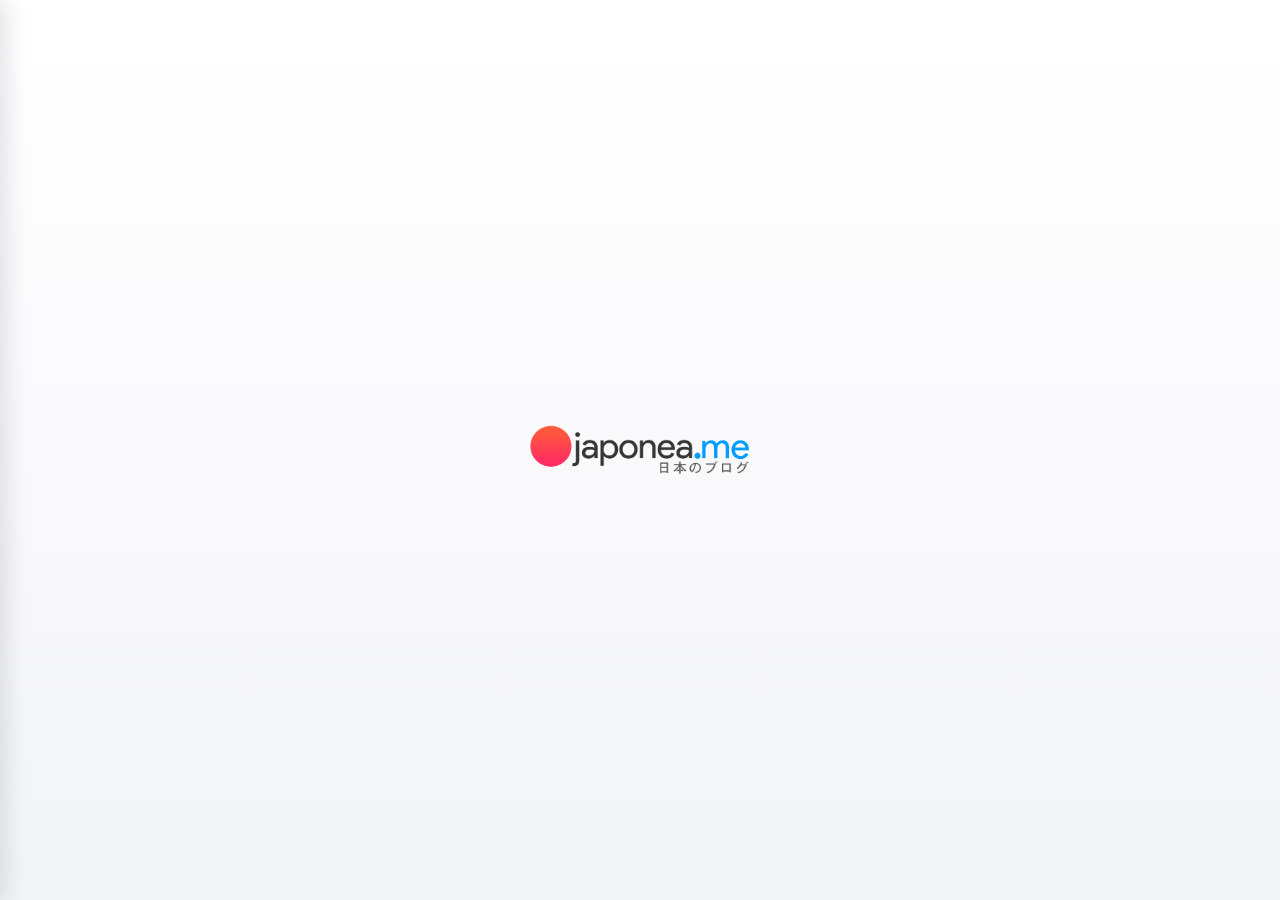
<file: index.html>
<!doctype html>
<html lang="es">
  <head>
    <meta charset="UTF-8" />
    <meta name="viewport" content="width=device-width, initial-scale=1.0" />
    <meta name="theme-color" content="#e4007c" />
    <title>Japonea.me Learning</title>
    <link rel="icon" type="image/png" href="./assets/cropped-japoneame-1.png" />
    <link rel="apple-touch-icon" href="./assets/cropped-japoneame-1.png" />
    <link rel="manifest" href="./manifest.json" />
    <link rel="stylesheet" href="./styles.css" />
    <link rel="stylesheet" href="./reduced-motion.css" />
  </head>
  <body>
    <div id="splashScreen" class="splash-screen" aria-hidden="true">
      <img src="./assets/cropped-japoneame-1.png" alt="Japonea.me" class="splash-logo" width="180" height="60" />
    </div>

    <div id="drawerOverlay" class="drawer-overlay"></div>

    <aside id="drawerMenu" class="drawer" aria-label="Menú de opciones">
      <div class="drawer-header">
        <span class="drawer-title">Opciones</span>
        <button id="closeDrawerBtn" class="drawer-close" type="button" aria-label="Cerrar menú">
          <svg width="18" height="18" viewBox="0 0 18 18" fill="none" aria-hidden="true">
            <line x1="2" y1="2" x2="16" y2="16" stroke="currentColor" stroke-width="2.2" stroke-linecap="round"/>
            <line x1="16" y1="2" x2="2" y2="16" stroke="currentColor" stroke-width="2.2" stroke-linecap="round"/>
          </svg>
        </button>
      </div>
      <div class="drawer-body">
        <section class="settings-group courses-entry" aria-label="Ruta de cursos">
          <h3 class="settings-group-title">Ruta de aprendizaje</h3>
          <a class="courses-entry-link" href="./courses.html">Explorar cursos N5–N1 <span aria-hidden="true">→</span></a>
        </section>
        <section class="settings-group" aria-label="Modo">
          <h3 class="settings-group-title">Modo</h3>
          <label>
            Selector
            <select id="modeSelect" aria-label="Seleccionar modo">
              <option value="learning">Aprendizaje</option>
              <option value="quiz">Quiz</option>
            </select>
          </label>
        </section>

        <section class="settings-group" aria-label="Contenido">
          <h3 class="settings-group-title">Contenido</h3>
          <label>
            Lote
            <select id="batchSelect" aria-label="Seleccionar lote"></select>
          </label>
          <label>
            Categoría
            <select id="categorySelect" aria-label="Seleccionar categoría"></select>
          </label>
        </section>

        <section class="settings-group" aria-label="Opciones">
          <h3 class="settings-group-title">Opciones</h3>
          <label class="switch-row" for="hideKnownToggle">
            <span>Ocultar conocidas</span>
            <span class="switch">
              <input id="hideKnownToggle" type="checkbox" />
              <span class="switch-slider" aria-hidden="true"></span>
            </span>
          </label>
          <label class="switch-row" for="shuffleToggle">
            <span>Mezclar tarjetas</span>
            <span class="switch">
              <input id="shuffleToggle" type="checkbox" />
              <span class="switch-slider" aria-hidden="true"></span>
            </span>
          </label>
        </section>

        <section class="settings-group" aria-label="Audio">
          <h3 class="settings-group-title">Audio</h3>
          <label>
            Velocidad
            <select id="audioSpeedSelect" aria-label="Seleccionar velocidad de audio">
              <option value="0.75">0.75x</option>
              <option value="1">1x</option>
              <option value="1.25">1.25x</option>
              <option value="1.5">1.5x</option>
            </select>
          </label>
          <button id="audioTutorBtn" type="button">Iniciar modo tutor de audio</button>
        </section>
      </div>
    </aside>

    <main class="app">
      <header class="app-header">
        <button id="hamburgerBtn" class="hamburger-btn" type="button" aria-label="Abrir menú de opciones" aria-expanded="false" aria-controls="drawerMenu">
          <svg width="22" height="22" viewBox="0 0 22 22" fill="none" aria-hidden="true">
            <rect y="3.5" width="22" height="2.4" rx="1.2" fill="currentColor"/>
            <rect y="9.8" width="22" height="2.4" rx="1.2" fill="currentColor"/>
            <rect y="16.1" width="22" height="2.4" rx="1.2" fill="currentColor"/>
          </svg>
        </button>
        <img class="brand-logo" src="./assets/cropped-japoneame-1.png" alt="Logo de Japonea.me" width="640" height="192" />
        <p id="modeBadge" class="mode-badge" aria-live="polite">🎓 Modo Aprendizaje</p>
      </header>

      <section class="progress-shell" aria-label="Progreso del lote">
        <div class="progress-track">
          <span id="progressFill" class="progress-fill"></span>
        </div>
        <div class="progress-meta">
          <p id="progressLabel" class="progress-label">Progreso: 0%</p>
          <p id="progressCounter" class="progress-counter">0 / 0</p>
        </div>
      </section>

      <section class="focus-stage" aria-label="Zona principal de estudio">
        <section class="card-section">
          <div id="card" class="card" role="button" tabindex="0" aria-label="Tarjeta (toca para girar)">
            <div class="card-inner">
              <article class="card-face card-front">
                <p class="badge" id="cardType"></p>
                <h2 id="cardRomajiFront"></h2>
                <p id="cardKana"></p>
                <p id="cardKanji"></p>
                <div id="cardExampleBlockFront" class="card-example-block" hidden>
                  <p id="cardExampleJpFront" class="card-example-jp"></p>
                  <p id="cardExampleEsFront" class="card-example-es"></p>
                </div>
              </article>
              <article class="card-face card-back">
                <h2 id="cardSpanish"></h2>
                <p id="cardRomaji"></p>
                <div id="cardExampleBlockBack" class="card-example-block" hidden>
                  <p id="cardExampleJpBack" class="card-example-jp"></p>
                  <p id="cardExampleEsBack" class="card-example-es"></p>
                </div>
              </article>
            </div>
            <button id="cardAudioBtn" class="card-audio-btn" type="button" aria-label="Reproducir pronunciación en japonés">🔊</button>
          </div>
        </section>

        <section class="quiz">
          <p class="quiz-title">Quiz rápido</p>
          <div id="quizOptions" class="quiz-options"></div>
          <button id="quizNextBtn" class="quiz-next" type="button" hidden>Siguiente</button>
        </section>
      </section>

      <section class="meta">
        <span id="cardCounter">0 / 0</span>
        <span id="seenCounter">Vistas: 0</span>
        <span id="knownCounter">Conocidas: 0</span>
        <span id="quizStats" class="quiz-stats" aria-live="polite">✅ 0 · ❌ 0 · Precisión: 0%</span>
      </section>

      <section class="actions">
        <button id="prevBtn" type="button">← Anterior</button>
        <button id="knownBtn" type="button">Marcar conocida</button>
        <button id="nextBtn" type="button">Siguiente →</button>
      </section>

      <section id="audioTutorPanel" class="audio-tutor-panel" hidden aria-live="polite">
        <p id="audioTutorStatus" class="audio-tutor-status">Tutor de audio listo</p>
        <p id="audioTutorProgress" class="audio-tutor-progress">0 / 0</p>
        <div class="audio-tutor-controls">
          <button id="audioTutorPlayPauseBtn" type="button">Pausar</button>
          <button id="audioTutorPrevBtn" type="button">←</button>
          <button id="audioTutorNextBtn" type="button">→</button>
          <button id="audioTutorExitBtn" type="button">Salir</button>
        </div>
      </section>

      <footer class="app-footer">Alejandro Mellado © 2026</footer>
    </main>

    <section id="repeatPromptOverlay" class="repeat-prompt-overlay" hidden aria-live="polite" aria-label="Repite en voz alta">
      <div class="repeat-prompt-content">
        <p class="repeat-prompt-icon" aria-hidden="true">🎤</p>
        <p class="repeat-prompt-text">Repite en voz alta</p>
      </div>
    </section>

    <section id="quizResultScreen" class="quiz-result-screen" hidden aria-live="polite">
      <article class="quiz-result-card">
        <p id="quizResultState" class="quiz-result-state"></p>
        <h2 id="quizResultTitle" class="quiz-result-title"></h2>
        <div class="quiz-result-metrics">
          <p>Total: <strong id="quizResultTotal">0</strong></p>
          <p>Correctas: <strong id="quizResultCorrect">0</strong></p>
          <p>Incorrectas: <strong id="quizResultIncorrect">0</strong></p>
          <p>Precisión: <strong id="quizResultAccuracy">0%</strong></p>
        </div>
        <div class="quiz-result-actions">
          <button id="retryQuizBtn" type="button">Reintentar quiz</button>
          <button id="goHomeBtn" type="button">Volver al inicio</button>
        </div>
      </article>
    </section>

    <script type="module" src="./app.js"></script>
  </body>
</html>
</file>
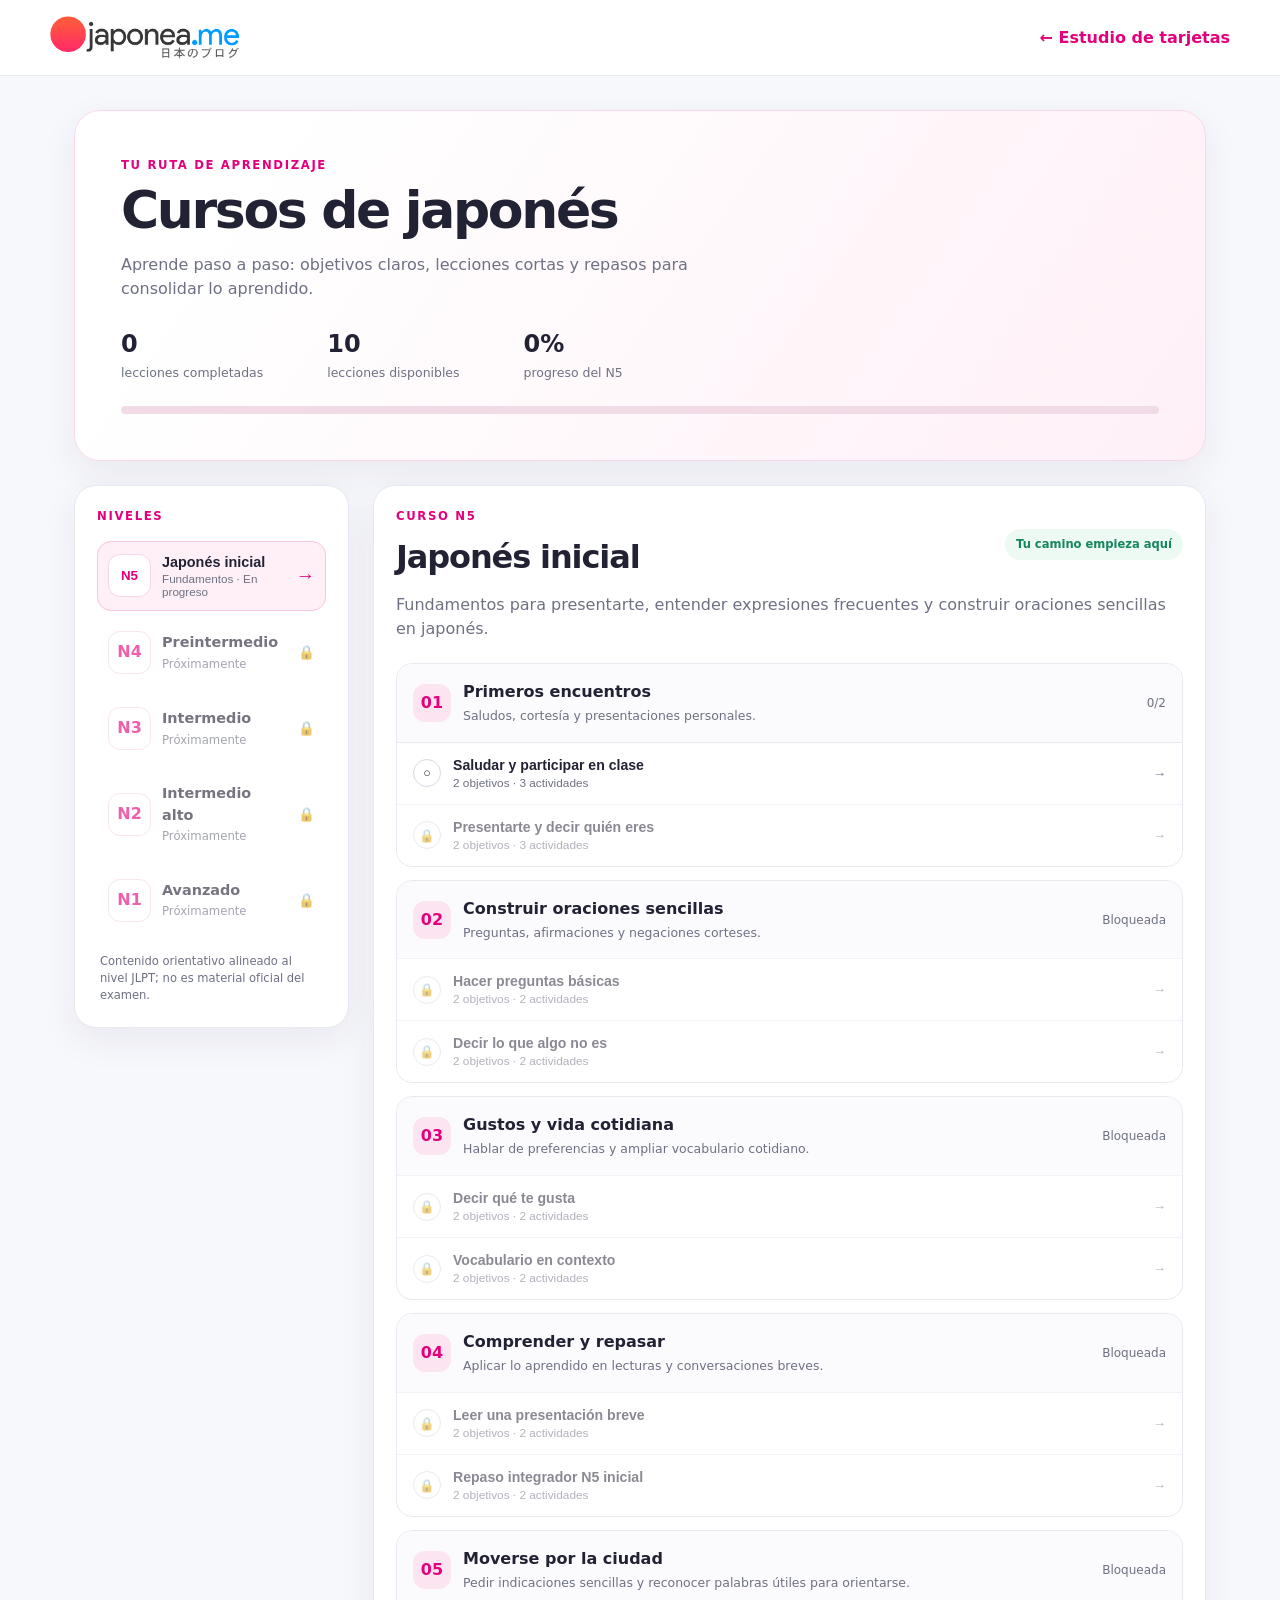
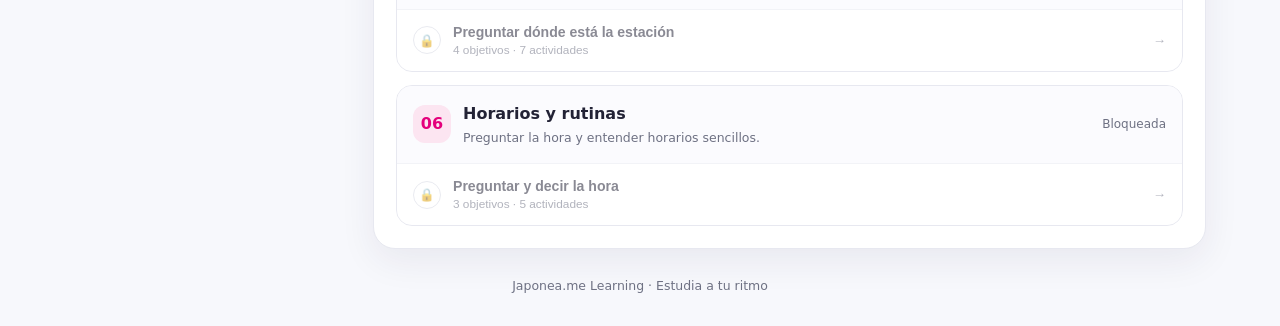
<file: courses.html>
<!doctype html>
<html lang="es">
  <head>
    <meta charset="UTF-8" />
    <meta name="viewport" content="width=device-width, initial-scale=1" />
    <meta name="theme-color" content="#e4007c" />
    <meta name="description" content="Avanza por cursos de japonés organizados por niveles, unidades y lecciones." />
    <title>Cursos | Japonea.me Learning</title>
    <link rel="icon" type="image/png" href="./assets/cropped-japoneame-1.png" />
    <link rel="stylesheet" href="./courses.css" />
  </head>
  <body>
    <header class="site-header">
      <a class="brand" href="./index.html" aria-label="Volver al estudio">
        <img src="./assets/cropped-japoneame-1.png" alt="Japonea.me" />
      </a>
      <a class="back-link" href="./index.html">← Estudio de tarjetas</a>
    </header>
    <main class="page-shell">
      <section class="hero">
        <p class="eyebrow">TU RUTA DE APRENDIZAJE</p>
        <h1>Cursos de japonés</h1>
        <p class="hero-copy">Aprende paso a paso: objetivos claros, lecciones cortas y repasos para consolidar lo aprendido.</p>
        <div class="hero-stats" aria-live="polite">
          <div><strong id="completedCount">0</strong><span>lecciones completadas</span></div>
          <div><strong id="totalCount">0</strong><span>lecciones disponibles</span></div>
          <div><strong id="progressPercent">0%</strong><span>progreso del N5</span></div>
        </div>
        <div class="progress-track"><span id="courseProgress"></span></div>
      </section>

      <section class="course-layout" aria-label="Contenido del curso">
        <aside class="course-sidebar">
          <p class="eyebrow">NIVELES</p>
          <button class="level-card active" type="button" aria-current="page">
            <span class="level-code">N5</span><span class="level-copy"><strong>Japonés inicial</strong><small>Fundamentos · En progreso</small></span><span class="level-arrow">→</span>
          </button>
          <div class="level-card locked"><span class="level-code">N4</span><span class="level-copy"><strong>Preintermedio</strong><small>Próximamente</small></span><span class="lock-icon">🔒</span></div>
          <div class="level-card locked"><span class="level-code">N3</span><span class="level-copy"><strong>Intermedio</strong><small>Próximamente</small></span><span class="lock-icon">🔒</span></div>
          <div class="level-card locked"><span class="level-code">N2</span><span class="level-copy"><strong>Intermedio alto</strong><small>Próximamente</small></span><span class="lock-icon">🔒</span></div>
          <div class="level-card locked"><span class="level-code">N1</span><span class="level-copy"><strong>Avanzado</strong><small>Próximamente</small></span><span class="lock-icon">🔒</span></div>
          <p class="disclaimer">Contenido orientativo alineado al nivel JLPT; no es material oficial del examen.</p>
        </aside>

        <section class="lesson-area">
          <div id="courseOverview" class="course-overview">
            <div class="section-heading"><div><p class="eyebrow">CURSO N5</p><h2 id="courseTitle" tabindex="-1">Japonés inicial</h2></div><span class="status-pill">Tu camino empieza aquí</span></div>
            <p id="courseDescription" class="course-description"></p>
            <section id="resumeLessonCard" class="resume-card" hidden aria-labelledby="resumeLessonTitle">
              <div>
                <p class="eyebrow">CONTINÚA TU APRENDIZAJE</p>
                <h3 id="resumeLessonTitle"></h3>
                <p id="resumeLessonMeta" class="resume-meta"></p>
              </div>
              <button id="resumeLessonButton" class="primary-button" type="button">Continuar lección</button>
            </section>
            <div id="unitList" class="unit-list" aria-label="Unidades y lecciones"></div>
          </div>
          <article id="lessonView" class="lesson-view" hidden>
            <button id="backToCourse" class="text-button" type="button">← Todas las unidades</button>
            <p id="lessonEyebrow" class="eyebrow"></p>
            <h2 id="lessonTitle" tabindex="-1"></h2>
            <p id="lessonDescription" class="course-description"></p>
            <section class="objectives"><h3>Al terminar podrás</h3><ul id="objectivesList"></ul></section>
            <div id="learningItems" class="learning-items"></div>
            <section class="assessment" aria-labelledby="assessmentTitle">
              <div class="assessment-heading">
                <div><p class="eyebrow">COMPRUEBA LO APRENDIDO</p><h3 id="assessmentTitle">Evaluación de la lección</h3></div>
                <span id="assessmentThreshold" class="assessment-threshold">80% para aprobar</span>
              </div>
              <p class="assessment-copy">Responde sin consultar las soluciones. Debes alcanzar el porcentaje mínimo y cumplir los intentos configurados para completar la lección y desbloquear la siguiente unidad.</p>
              <form id="assessmentForm">
                <div id="assessmentQuestions" class="assessment-questions"></div>
                <div class="assessment-actions"><button id="submitAssessment" class="primary-button" type="submit">Calificar respuestas</button><button id="retryAssessment" class="secondary-button" type="button" hidden>Intentar de nuevo</button></div>
              </form>
              <div id="assessmentResult" class="assessment-result" aria-live="polite" hidden></div>
            </section>
            <div class="lesson-footer"><span id="lessonPosition"></span><button id="completeLesson" class="primary-button" type="button" disabled>Aprueba la evaluación para completar</button></div>
            <p id="completionMessage" class="completion-message" aria-live="polite"></p>
          </article>
          <p id="loadError" class="load-error" hidden>No se pudo cargar el curso. Revisa tu conexión y vuelve a intentarlo.</p>
        </section>
      </section>
      <footer class="page-footer">Japonea.me Learning · Estudia a tu ritmo</footer>
    </main>
    <script type="module" src="./courses.js"></script>
  </body>
</html>
</file>
<file: styles.css>
:root {
  color-scheme: light;
  --bg: #ffffff;
  --bg-soft: #f5f7fb;
  --card-bg: #ffffff;
  --text: #222222;
  --text-strong: #111111;
  --muted: #555555;
  --muted-soft: #777777;
  --primary: #e4007c;
  --primary-hover: #c9006d;
  --accent: #00a8e8;
  --focus-ring: #111827;
  --success: #11b47a;
  --success-soft: #dbfff0;
  --success-gradient: linear-gradient(135deg, #0f8e5f, #0b774f);
  --error: #ffe8e8;
  --error-border: #f9b8b8;
  --border: #e8ecf4;
  --shadow-soft: 0 8px 20px rgba(25, 30, 55, 0.08);
}

* {
  box-sizing: border-box;
}

body {
  margin: 0;
  height: 100dvh;
  overflow: hidden;
  font-family: Inter, "Noto Sans JP", system-ui, -apple-system, "Segoe UI", Roboto, sans-serif;
  background: var(--bg);
  color: var(--text);
}

.app {
  max-width: 640px;
  margin: 0 auto;
  height: 100dvh;
  max-height: 100dvh;
  padding: max(0.65rem, env(safe-area-inset-top)) 0.9rem max(0.75rem, env(safe-area-inset-bottom));
  display: flex;
  flex-direction: column;
  gap: 0.55rem;
  overflow: hidden;
}

.app-header {
  display: flex;
  align-items: center;
  gap: 0.55rem;
  padding: 0.2rem 0 0.55rem;
}

.hamburger-btn {
  flex-shrink: 0;
  width: 2.4rem;
  height: 2.4rem;
  display: flex;
  align-items: center;
  justify-content: center;
  background: transparent;
  border: none;
  border-radius: 10px;
  box-shadow: none;
  padding: 0.3rem;
  color: var(--text);
  cursor: pointer;
  transition: background-color 180ms ease;
}

.hamburger-btn:hover:not(:disabled) {
  background: var(--bg-soft);
  transform: none;
  box-shadow: none;
}

.hamburger-btn:active:not(:disabled) {
  transform: none;
}

.brand-logo {
  flex: 1 1 auto;
  min-width: 0;
  max-width: min(44vw, 260px);
  max-height: clamp(46px, 9.5dvh, 68px);
  height: auto;
  display: block;
  margin: 0;
  object-fit: contain;
  filter: drop-shadow(0 4px 10px rgba(255, 82, 82, 0.2));
}

.mode-badge {
  margin: 0;
  flex: 0 0 auto;
  padding: 0.35rem 0.7rem;
  border-radius: 999px;
  border: 1px solid #cfe0ff;
  background: #eef4ff;
  color: #1e4aa5;
  font-size: 0.74rem;
  font-weight: 800;
  letter-spacing: 0.02em;
  white-space: nowrap;
}

body.mode-quiz .mode-badge {
  border-color: #ccebdc;
  background: #e9fbf1;
  color: #0f7f56;
}

body.mode-audio-tutor .mode-badge {
  border-color: #e2d7ff;
  background: #f2ecff;
  color: #5c2ea7;
}

/* ── Drawer ──────────────────────────────────────────── */

.drawer-overlay {
  position: fixed;
  inset: 0;
  z-index: 70;
  background: rgba(0, 0, 0, 0.38);
  opacity: 0;
  visibility: hidden;
  transition: opacity 280ms ease, visibility 280ms ease;
}

.drawer-overlay.is-open {
  opacity: 1;
  visibility: visible;
}

.drawer {
  position: fixed;
  top: 0;
  left: 0;
  bottom: 0;
  width: min(82vw, 320px);
  z-index: 80;
  background: #ffffff;
  border-right: 1px solid var(--border);
  box-shadow: 4px 0 24px rgba(25, 30, 55, 0.14);
  display: flex;
  flex-direction: column;
  transform: translateX(-100%);
  transition: transform 300ms cubic-bezier(0.4, 0, 0.2, 1);
}

.drawer.is-open {
  transform: translateX(0);
}

.drawer-header {
  display: flex;
  align-items: center;
  justify-content: space-between;
  padding: 0.9rem 1rem;
  border-bottom: 1px solid var(--border);
  flex-shrink: 0;
}

.drawer-title {
  font-size: 0.9rem;
  font-weight: 800;
  color: var(--text-strong);
}

.drawer-close {
  display: flex;
  align-items: center;
  justify-content: center;
  width: 2rem;
  height: 2rem;
  background: transparent;
  border: none;
  border-radius: 8px;
  box-shadow: none;
  padding: 0.25rem;
  color: var(--muted);
  cursor: pointer;
  transition: background-color 180ms ease;
}

.drawer-close:hover:not(:disabled) {
  background: var(--bg-soft);
  transform: none;
  box-shadow: none;
}

.drawer-close:active:not(:disabled) {
  transform: none;
}

.drawer-body {
  flex: 1;
  overflow-y: auto;
  padding: 1rem;
  display: flex;
  flex-direction: column;
  gap: 0.95rem;
}

.settings-group {
  border: 1px solid var(--border);
  border-radius: 16px;
  padding: 0.72rem;
  display: grid;
  gap: 0.62rem;
  background: #ffffff;
}

.settings-group-title {
  margin: 0;
  color: var(--text-strong);
  font-size: 0.82rem;
  font-weight: 900;
  letter-spacing: 0.02em;
}

.drawer-body label {
  width: 100%;
  display: grid;
  gap: 0.35rem;
  font-size: 0.78rem;
  font-weight: 700;
  color: var(--muted);
}

select,
button {
  border: 1px solid var(--border);
  border-radius: 999px;
  padding: 0.7rem 0.9rem;
  font-size: 0.95rem;
  font-weight: 700;
  transition: transform 220ms ease, box-shadow 240ms ease, background-color 220ms ease, border-color 220ms ease;
}

.switch-row {
  border: 1px solid var(--border);
  border-radius: 12px;
  padding: 0.6rem 0.7rem;
  display: flex;
  align-items: center;
  justify-content: space-between;
  gap: 0.75rem;
  background: #fff;
  color: var(--text-strong);
}

.switch {
  position: relative;
  width: 44px;
  height: 26px;
  flex-shrink: 0;
}

.switch input {
  position: absolute;
  opacity: 0;
  width: 0;
  height: 0;
}

.switch-slider {
  position: absolute;
  inset: 0;
  border-radius: 999px;
  background: #cfd8e6;
  transition: background-color 200ms ease;
}

.switch-slider::after {
  content: "";
  position: absolute;
  top: 3px;
  left: 3px;
  width: 20px;
  height: 20px;
  border-radius: 999px;
  background: #ffffff;
  box-shadow: 0 1px 4px rgba(0, 0, 0, 0.2);
  transition: transform 200ms ease;
}

.switch input:checked + .switch-slider {
  background: var(--primary);
}

.switch input:checked + .switch-slider::after {
  transform: translateX(18px);
}

select {
  width: 100%;
  appearance: none;
  color: var(--text);
  background:
    linear-gradient(45deg, transparent 50%, #8a96ad 50%),
    linear-gradient(135deg, #8a96ad 50%, transparent 50%),
    #ffffff;
  background-position:
    calc(100% - 1rem) calc(50% - 2px),
    calc(100% - 0.7rem) calc(50% - 2px),
    0 0;
  background-size: 8px 8px, 8px 8px, 100% 100%;
  background-repeat: no-repeat;
  padding-right: 2rem;
  box-shadow: 0 1px 0 rgba(17, 17, 17, 0.02);
}

button {
  cursor: pointer;
  color: #ffffff;
  background: var(--primary);
  border-color: transparent;
  box-shadow: 0 8px 18px rgba(255, 82, 82, 0.24);
}

button:hover:not(:disabled) {
  background: var(--primary-hover);
  transform: translateY(-1px);
}

button:active:not(:disabled) {
  transform: scale(0.97);
}

button:disabled {
  opacity: 0.55;
  cursor: default;
  transform: none;
}

/* Keep keyboard navigation visible without changing pointer interactions. */
button:focus-visible,
select:focus-visible,
a:focus-visible {
  outline: 3px solid var(--focus-ring);
  outline-offset: 3px;
}

.card:focus-visible {
  outline: 3px solid var(--focus-ring);
  outline-offset: 4px;
}

.switch input:focus-visible + .switch-slider {
  outline: 3px solid var(--focus-ring);
  outline-offset: 3px;
}

.progress-shell {
  display: grid;
  gap: 0.35rem;
}

.progress-track {
  height: 10px;
  border-radius: 999px;
  background: #eef1f7;
  overflow: hidden;
  border: 1px solid var(--border);
}

.progress-fill {
  display: block;
  width: 0%;
  height: 100%;
  border-radius: inherit;
  background: linear-gradient(90deg, #ff5252, #ff9a8a);
  transition: width 260ms ease;
}

.progress-label {
  margin: 0;
  color: var(--muted);
  font-size: 0.8rem;
  font-weight: 700;
}

.progress-meta {
  display: flex;
  align-items: center;
  justify-content: space-between;
  gap: 0.5rem;
}

.progress-counter {
  margin: 0;
  color: var(--text-strong);
  font-size: 0.8rem;
  font-weight: 800;
}

.focus-stage {
  display: flex;
  flex-direction: column;
  justify-content: space-between;
  gap: 0.55rem;
  min-height: 0;
  flex: 1 1 auto;
}

.card-section {
  display: flex;
  flex-direction: column;
  align-items: center;
  justify-content: center;
  flex: 1 1 auto;
  min-height: 0;
  perspective: 1200px;
}

.card {
  flex: 1 1 auto;
  align-self: stretch;
  width: 100%;
  max-width: 500px;
  min-height: 0;
  height: 100%;
  max-height: min(60dvh, 360px);
  border-radius: 20px;
  outline: none;
  position: relative;
}

.card-inner {
  position: relative;
  width: 100%;
  height: 100%;
  transform-style: preserve-3d;
  transition: transform 280ms ease;
}

.card.is-flipped .card-inner {
  transform: rotateY(180deg);
}

.card.is-switching .card-inner {
  animation: cardEnter 280ms ease;
}

.card-face {
  position: absolute;
  inset: 0;
  border-radius: 20px;
  border: 1px solid var(--border);
  background: var(--card-bg);
  box-shadow: var(--shadow-soft);
  backface-visibility: hidden;
  display: grid;
  align-content: center;
  justify-items: center;
  text-align: center;
  gap: 0.5rem;
  padding: 2.65rem 1.05rem 0.95rem;
  overflow: hidden;
}

.card-audio-btn {
  position: absolute;
  top: 0.55rem;
  right: 0.55rem;
  z-index: 2;
  min-width: 6.2rem;
  height: 2.15rem;
  padding: 0 0.55rem;
  display: grid;
  place-items: center;
  border-radius: 999px;
  border: 1px solid rgba(228, 0, 124, 0.24);
  background: #ffffff;
  color: var(--primary);
  box-shadow: 0 8px 16px rgba(25, 30, 55, 0.14);
  z-index: 5;
  font-size: 0.8rem;
  font-weight: 800;
}

.card-audio-btn:hover:not(:disabled) {
  background: #fff4fa;
}

.card-back {
  transform: rotateY(180deg);
}

.badge {
  margin: 0;
  border-radius: 999px;
  border: 1px solid #ffc5c5;
  background: #fff2f2;
  color: var(--primary);
  text-transform: uppercase;
  letter-spacing: 0.08em;
  font-size: 0.68rem;
  font-weight: 800;
  padding: 0.2rem 0.65rem;
}

#cardRomajiFront {
  margin: 0.2rem 0 0;
  font-size: clamp(1.9rem, 9.2vw, 2.9rem);
  line-height: 1.1;
  font-weight: 900;
  color: var(--text-strong);
  overflow-wrap: break-word;
}

#cardKana {
  margin: 0;
  font-size: clamp(1.1rem, 5.4vw, 1.6rem);
  color: var(--accent);
  overflow-wrap: break-word;
}

#cardKanji {
  margin: 0;
  font-size: clamp(0.95rem, 4.3vw, 1.15rem);
  color: var(--muted-soft);
  font-weight: 500;
  overflow-wrap: break-word;
}

#cardSpanish {
  margin: 0;
  font-size: clamp(1.35rem, 6.2vw, 2rem);
  color: var(--text-strong);
  overflow-wrap: break-word;
}

#cardRomaji {
  margin: 0;
  color: var(--muted);
  font-size: 0.95rem;
  font-weight: 600;
  overflow-wrap: break-word;
}

.card-example-block {
  margin-top: 0.2rem;
  padding-top: 0.5rem;
  width: 100%;
  border-top: 1px solid #edf1f7;
  display: grid;
  gap: 0.2rem;
}

.card-example-jp,
.card-example-es {
  margin: 0;
  font-size: 0.8rem;
  line-height: 1.25;
  color: var(--muted-soft);
  text-align: center;
  overflow-wrap: break-word;
}

.card-example-jp {
  color: #5a6782;
  font-weight: 600;
}

.quiz {
  display: grid;
  gap: 0.48rem;
  padding: 0.64rem;
  border-radius: 18px;
  border: 1px solid var(--border);
  background: var(--bg-soft);
  box-shadow: var(--shadow-soft);
  flex: 0 0 auto;
}

.quiz-title {
  margin: 0;
  color: var(--text-strong);
  font-size: 0.88rem;
  font-weight: 800;
}

.quiz-options {
  display: grid;
  grid-template-columns: repeat(2, minmax(0, 1fr));
  gap: 0.5rem;
}

.quiz-option {
  min-height: 60px;
  border-radius: 14px;
  border: 1px solid var(--border);
  background: #ffffff;
  color: var(--text);
  text-align: left;
  line-height: 1.2;
  padding: 0.64rem;
  box-shadow: 0 6px 14px rgba(20, 30, 55, 0.06);
}

.quiz-option:hover:not(:disabled) {
  transform: translateY(-2px);
  box-shadow: 0 10px 18px rgba(20, 30, 55, 0.1);
}

.quiz-option:active:not(:disabled) {
  transform: scale(0.98);
}

.quiz-option.is-correct {
  background: var(--success-gradient);
  color: #ffffff;
  border-color: transparent;
  box-shadow: 0 0 0 2px rgba(17, 180, 122, 0.2), 0 0 22px rgba(17, 180, 122, 0.35);
  animation: optionCorrect 260ms ease;
}

.quiz-option.is-incorrect {
  background: #f3f6fb;
  color: #3b4a64;
  border-color: #d8e0ec;
  animation: optionShake 260ms ease;
}

.quiz-next {
  justify-self: stretch;
}

.meta {
  display: flex;
  flex-wrap: wrap;
  gap: 0.4rem 0.8rem;
  color: var(--muted);
  font-size: 0.78rem;
  font-weight: 700;
}

.quiz-stats {
  margin: 0;
}

.actions {
  display: grid;
  gap: 0.52rem;
  grid-template-columns: repeat(3, minmax(0, 1fr));
}

.audio-tutor-panel {
  display: none;
  gap: 0.65rem;
  padding: 0.82rem;
  border-radius: 16px;
  border: 1px solid var(--border);
  background: var(--bg-soft);
  min-height: 184px;
}

.audio-tutor-status,
.audio-tutor-progress {
  margin: 0;
  font-size: 0.95rem;
  font-weight: 800;
  color: var(--text-strong);
  text-align: center;
}

.audio-tutor-progress {
  color: var(--muted);
  font-size: 0.9rem;
}

.audio-tutor-status {
  min-height: 1.35rem;
}

.audio-tutor-progress {
  min-height: 1.2rem;
}

.audio-speed-control {
  display: grid;
  gap: 0.3rem;
  color: var(--muted);
  font-size: 0.8rem;
  font-weight: 800;
}

.audio-tutor-controls {
  display: grid;
  gap: 0.55rem;
  grid-template-columns: repeat(4, minmax(0, 1fr));
}

.audio-tutor-controls button {
  min-height: 56px;
}

#knownBtn.is-known {
  background: var(--primary-hover);
}

#knownBtn.is-pulse {
  animation: knownPulse 260ms ease;
}

.quiz-next[hidden] {
  display: none;
}

.mode-learning .quiz {
  display: none;
}

.mode-audio-tutor .quiz,
.mode-audio-tutor .meta,
.mode-audio-tutor .actions {
  display: none;
}

.mode-audio-tutor .audio-tutor-panel {
  display: grid;
}

.mode-audio-tutor .card-audio-btn {
  opacity: 0.45;
}

.app-footer {
  text-align: center;
  font-size: 0.74rem;
  color: var(--muted-soft);
  padding: 0.25rem 0 0;
  margin-top: auto;
  position: sticky;
  bottom: 0;
  background: linear-gradient(to top, #ffffff 72%, rgba(255, 255, 255, 0));
}

@keyframes cardEnter {
  0% {
    opacity: 0.65;
    transform: translateY(8px) scale(0.99);
  }
  100% {
    opacity: 1;
    transform: translateY(0) scale(1);
  }
}

@keyframes optionCorrect {
  0% {
    transform: scale(1);
  }
  50% {
    transform: scale(1.045);
  }
  100% {
    transform: scale(1);
  }
}

@keyframes optionShake {
  0%,
  100% {
    transform: translateX(0);
  }
  30% {
    transform: translateX(-4px);
  }
  60% {
    transform: translateX(4px);
  }
}

@keyframes knownPulse {
  0% {
    transform: scale(1);
  }
  50% {
    transform: scale(1.03);
  }
  100% {
    transform: scale(1);
  }
}

@media (max-width: 520px) {
  .card {
    max-height: min(58dvh, 310px);
  }

  .quiz-option {
    min-height: 52px;
    font-size: 0.88rem;
  }
}

@media (max-height: 760px) {
  .app {
    gap: 0.4rem;
    padding-top: max(0.45rem, env(safe-area-inset-top));
    padding-bottom: max(0.55rem, env(safe-area-inset-bottom));
  }

  .app-header {
    padding: 0 0 0.35rem;
  }

  .brand-logo {
    max-width: min(38vw, 220px);
    max-height: clamp(38px, 8dvh, 56px);
  }

  .mode-badge {
    font-size: 0.67rem;
    padding: 0.3rem 0.55rem;
  }

  label {
    gap: 0.24rem;
    font-size: 0.72rem;
  }

  select,
  button {
    padding: 0.58rem 0.78rem;
    font-size: 0.88rem;
  }

  .switch-row {
    padding: 0.5rem 0.62rem;
  }

  .card {
    max-height: min(44dvh, 260px);
  }

  .quiz {
    padding: 0.52rem;
    gap: 0.4rem;
  }

  .quiz-option {
    min-height: 44px;
    padding: 0.5rem;
    font-size: 0.82rem;
  }

  .meta {
    gap: 0.3rem 0.62rem;
    font-size: 0.72rem;
  }

  .actions {
    gap: 0.42rem;
  }

}

@media (max-height: 420px) {
  .app-header {
    display: flex;
    padding: 0 0 0.22rem;
  }

  .brand-logo {
    max-width: min(36vw, 170px);
    max-height: 26px;
  }

  .mode-badge {
    font-size: 0.58rem;
    padding: 0.2rem 0.45rem;
  }

  label {
    gap: 0.16rem;
    font-size: 0.64rem;
  }

  select,
  button {
    padding: 0.4rem 0.56rem;
    font-size: 0.76rem;
  }

  .switch-row {
    padding: 0.38rem 0.5rem;
  }

  .switch-row span {
    line-height: 1.1;
  }

  .progress-shell {
    gap: 0.2rem;
  }

  .progress-track {
    height: 6px;
  }

  .progress-label {
    font-size: 0.68rem;
  }

  .focus-stage {
    gap: 0.3rem;
  }

  .card {
    max-height: min(32dvh, 150px);
  }

  .badge {
    font-size: 0.58rem;
    padding: 0.14rem 0.5rem;
  }

  #cardRomajiFront {
    font-size: clamp(1rem, 5vw, 1.4rem);
  }

  #cardKana {
    font-size: clamp(0.78rem, 3.6vw, 1rem);
  }

  .quiz {
    padding: 0.36rem;
    gap: 0.3rem;
  }

  .quiz-title {
    display: none;
  }

  .quiz-options {
    gap: 0.3rem;
  }

  .quiz-option {
    min-height: 34px;
    padding: 0.36rem;
    font-size: 0.74rem;
  }
}

.splash-screen {
  position: fixed;
  inset: 0;
  z-index: 40;
  display: grid;
  place-items: center;
  background: linear-gradient(180deg, #ffffff, #f3f4f7);
  transition: opacity 360ms ease, visibility 360ms ease;
}

.splash-screen.is-hidden {
  opacity: 0;
  visibility: hidden;
}

.splash-screen[hidden] {
  display: none !important;
}

.splash-logo {
  width: min(64vw, 220px);
  height: auto;
  animation: splashPulse 880ms ease-in-out infinite alternate;
}

.repeat-prompt-overlay {
  position: fixed;
  inset: 0;
  z-index: 65;
  background: rgba(10, 14, 24, 0.28);
  display: grid;
  place-items: center;
  padding: 1rem;
  pointer-events: none;
}

.repeat-prompt-overlay[hidden] {
  display: none !important;
}

.repeat-prompt-content {
  text-align: center;
  color: #ffffff;
  display: grid;
  gap: 0.45rem;
  pointer-events: none;
}

.repeat-prompt-icon {
  margin: 0;
  font-size: clamp(2.1rem, 11vw, 3rem);
}

.repeat-prompt-text {
  margin: 0;
  font-size: clamp(1.25rem, 6vw, 1.8rem);
  font-weight: 900;
}

@keyframes splashPulse {
  from {
    transform: scale(0.99);
  }
  to {
    transform: scale(1.02);
  }
}

.quiz-result-screen {
  position: fixed;
  inset: 0;
  z-index: 50;
  display: grid;
  place-items: center;
  padding: 1rem;
  text-align: center;
}

.confetti-layer {
  pointer-events: none;
  position: fixed;
  inset: 0;
  overflow: hidden;
  z-index: 60;
}

.confetti-piece {
  position: absolute;
  top: -12px;
  width: 8px;
  height: 14px;
  opacity: 0;
  border-radius: 2px;
  animation: confettiFall 2.4s ease-out forwards;
}

.quiz-result-screen[hidden] {
  display: none !important;
}

.quiz-result-screen.is-high {
  background: radial-gradient(circle at top, #ffd3ec, #fff6fb 38%, #ddfff3 100%);
}

.quiz-result-screen.is-low {
  background: linear-gradient(180deg, #fffafd, #f5f8ff);
}

.quiz-result-card {
  width: min(100%, 420px);
  border-radius: 22px;
  border: 1px solid var(--border);
  background: #ffffff;
  padding: 1.1rem;
  box-shadow: var(--shadow-soft);
  display: grid;
  gap: 0.7rem;
}

.quiz-result-screen.is-high .quiz-result-card {
  animation: resultPop 300ms ease;
}

.quiz-result-state {
  margin: 0;
  color: var(--primary);
  font-weight: 800;
}

.quiz-result-title {
  margin: 0;
  font-size: 1.15rem;
  color: var(--text-strong);
}

.quiz-result-metrics {
  display: grid;
  gap: 0.38rem;
}

.quiz-result-metrics p {
  margin: 0;
}

.quiz-result-actions {
  display: grid;
  gap: 0.52rem;
}

body.showing-result .app {
  filter: blur(2px);
}

@keyframes resultPop {
  0% {
    transform: scale(0.96);
    opacity: 0.7;
  }
  100% {
    transform: scale(1);
    opacity: 1;
  }
}

@keyframes confettiFall {
  0% {
    opacity: 0.95;
    transform: translate3d(0, -10px, 0) rotate(0deg);
  }
  100% {
    opacity: 0;
    transform: translate3d(var(--drift, 0px), 105dvh, 0) rotate(720deg);
  }
}


/* ── Course catalog entry ───────────────────────────── */
.courses-entry-link {
  display: flex;
  align-items: center;
  justify-content: space-between;
  gap: 0.75rem;
  padding: 0.8rem 0.9rem;
  border: 1px solid #f3bfd9;
  border-radius: 12px;
  background: #fff0f7;
  color: #b60063;
  font-size: 0.88rem;
  font-weight: 800;
  text-decoration: none;
  transition: background-color 180ms ease, border-color 180ms ease;
}
.courses-entry-link:hover {
  background: #ffe3f0;
  border-color: #e4007c;
}
</file>
<file: reduced-motion.css>
@media (prefers-reduced-motion: reduce) {
  *, *::before, *::after {
    animation: none !important;
    transition: none !important;
  }
  html { scroll-behavior: auto !important; }
}
</file>
<file: courses.css>
:root{color-scheme:light;--bg:#f7f8fc;--surface:#fff;--ink:#222235;--muted:#6e7183;--pink:#e4007c;--pink-soft:#fff0f7;--blue:#087ea4;--line:#e7e8f0;--green:#16865c;--shadow:0 12px 36px rgba(37,34,70,.07)}
*{box-sizing:border-box}body{margin:0;background:var(--bg);color:var(--ink);font-family:Inter,"Noto Sans JP",system-ui,-apple-system,"Segoe UI",sans-serif;line-height:1.5}.site-header{height:76px;padding:0 max(1.25rem,calc((100vw - 1180px)/2));display:flex;align-items:center;justify-content:space-between;background:#fff;border-bottom:1px solid var(--line)}.brand img{display:block;width:190px;max-height:54px;object-fit:contain}.back-link,.text-button{color:var(--pink);font-weight:750;text-decoration:none}.back-link:hover,.text-button:hover{text-decoration:underline}.page-shell{max-width:1180px;margin:0 auto;padding:34px 24px 24px}.hero{padding:clamp(25px,4vw,46px);border-radius:26px;background:linear-gradient(125deg,#fff 15%,#fff0f7 100%);border:1px solid #f8d8e8;box-shadow:var(--shadow)}.eyebrow{margin:0 0 7px;color:var(--pink);font-size:.73rem;font-weight:850;letter-spacing:.14em}.hero h1{margin:0;font-size:clamp(2rem,5vw,3.25rem);letter-spacing:-.045em;line-height:1.1}.hero-copy{max-width:650px;color:var(--muted);margin:14px 0 25px}.hero-stats{display:flex;gap:clamp(20px,5vw,64px);flex-wrap:wrap}.hero-stats div{display:grid;gap:2px}.hero-stats strong{font-size:1.5rem}.hero-stats span{font-size:.78rem;color:var(--muted)}.progress-track{height:8px;background:#f0dbe6;border-radius:99px;overflow:hidden;margin-top:24px}.progress-track span{display:block;width:0;height:100%;border-radius:inherit;background:linear-gradient(90deg,var(--pink),#ff83bc);transition:width .25s ease}.course-layout{display:grid;grid-template-columns:275px minmax(0,1fr);gap:24px;margin-top:24px;align-items:start}.course-sidebar,.lesson-area{min-width:0;background:var(--surface);border:1px solid var(--line);border-radius:22px;padding:22px;box-shadow:var(--shadow)}.course-sidebar>.eyebrow{margin-bottom:15px}.level-card{display:flex;align-items:center;gap:11px;width:100%;padding:12px 10px;border:1px solid transparent;border-radius:14px;background:transparent;color:inherit;text-align:left;margin-bottom:7px}.level-card.active{background:var(--pink-soft);border-color:#f8c4de}.level-code{display:grid;place-items:center;flex:0 0 43px;height:43px;border-radius:12px;background:#fff;color:var(--pink);font-weight:900;border:1px solid #f7d5e6}.level-copy{display:grid;gap:2px;min-width:0}.level-copy strong{font-size:.9rem}.level-copy small{font-size:.73rem;color:var(--muted)}.level-arrow{margin-left:auto;color:var(--pink);font-size:1.2rem}.locked{opacity:.62}.lock-icon{margin-left:auto;font-size:.85rem}.disclaimer{font-size:.72rem;color:var(--muted);margin:18px 3px 0}.section-heading{display:flex;align-items:center;justify-content:space-between;gap:14px}.section-heading h2,.lesson-view h2{margin:0;font-size:clamp(1.45rem,3vw,2rem);letter-spacing:-.035em}.status-pill{display:inline-block;background:#edf9f3;color:var(--green);padding:7px 11px;border-radius:99px;font-size:.72rem;font-weight:800}.course-description{color:var(--muted);margin:12px 0 22px}.unit-list{display:grid;gap:13px}.unit-card{border:1px solid var(--line);border-radius:16px;overflow:hidden}.unit-heading{display:flex;align-items:center;gap:12px;padding:16px;background:#fbfbfe}.unit-number{display:grid;place-items:center;flex:0 0 38px;height:38px;border-radius:12px;background:#fce5f1;color:var(--pink);font-weight:900}.unit-heading h3{margin:0;font-size:1rem}.unit-heading p{margin:3px 0 0;color:var(--muted);font-size:.78rem}.unit-progress{margin-left:auto;color:var(--muted);font-size:.75rem;white-space:nowrap}.lesson-row{display:flex;align-items:center;gap:12px;width:100%;padding:14px 16px;border:0;border-top:1px solid var(--line);background:#fff;color:inherit;text-align:left;cursor:pointer}.lesson-row:hover:not(:disabled){background:#fff8fc}.lesson-row:disabled{cursor:not-allowed;opacity:.53}.lesson-status{display:grid;place-items:center;flex:0 0 28px;height:28px;border:1.5px solid #d6d8e3;border-radius:50%;font-size:.78rem}.lesson-row.completed .lesson-status{background:#e4f8ee;border-color:#9bdfbd;color:var(--green)}.lesson-copy{display:grid;gap:3px;min-width:0}.lesson-copy strong{font-size:.88rem}.lesson-copy small{color:var(--muted);font-size:.74rem}.lesson-arrow{margin-left:auto;color:var(--muted)}.text-button{border:0;background:transparent;padding:0;margin-bottom:20px;cursor:pointer}.lesson-view>.eyebrow{margin-bottom:6px}.objectives{padding:18px 20px;border-radius:15px;background:#f5f7ff;border:1px solid #e4e9ff;margin:20px 0}.objectives h3{margin:0 0 8px;font-size:.95rem}.objectives ul{margin:0;padding-left:20px;color:#50536b}.objectives li+li{margin-top:5px}.learning-items{display:grid;gap:13px}.learning-item{border:1px solid var(--line);border-radius:16px;padding:18px}.item-type{color:var(--pink);font-size:.7rem;font-weight:850;letter-spacing:.12em;text-transform:uppercase}.item-prompt{font-size:1.35rem;font-weight:800;margin:8px 0}.item-reading{color:var(--blue);font-size:.9rem;margin:0}.item-explanation{color:var(--muted);font-size:.88rem}.item-answer{padding:12px 14px;background:#f7f8fc;border-radius:10px;margin:13px 0 0}.item-answer strong{display:block;font-size:.7rem;color:var(--muted);text-transform:uppercase;letter-spacing:.08em}.item-answer p{margin:4px 0 0}.reveal-button{border:1px solid #f1b8d5;background:var(--pink-soft);color:#b60063;border-radius:10px;padding:9px 12px;font-weight:800;cursor:pointer}.example{border-top:1px solid var(--line);padding-top:12px;margin-top:13px}.example p{margin:4px 0;font-size:.85rem}.example .jp{font-weight:800}.primary-button{border:0;border-radius:12px;background:var(--pink);color:white;padding:12px 16px;font-weight:850;cursor:pointer}.primary-button:hover{background:#c9006d}.primary-button:disabled{background:#16865c;cursor:default}.lesson-footer{display:flex;align-items:center;justify-content:space-between;gap:14px;border-top:1px solid var(--line);padding-top:18px;margin-top:22px}.lesson-footer span{font-size:.78rem;color:var(--muted)}.completion-message{color:var(--green);font-weight:750}.load-error{padding:16px;background:#fff0f0;border:1px solid #ffcaca;border-radius:12px;color:#a62222}.page-footer{text-align:center;padding:28px 0 6px;color:var(--muted);font-size:.78rem}[hidden]{display:none!important}
@media(max-width:820px){.course-layout{grid-template-columns:1fr}.course-sidebar{padding:16px}.course-sidebar>.eyebrow{margin-bottom:9px}.level-card{display:inline-flex;width:calc(50% - 6px);vertical-align:top}.locked:nth-of-type(n+5){display:none}.disclaimer{margin-top:9px}.lesson-area{padding:18px}.section-heading{align-items:flex-start;flex-direction:column}.status-pill{align-self:flex-start}}@media(max-width:520px){.site-header{height:64px;padding:0 16px}.brand img{width:150px}.back-link{font-size:.78rem}.page-shell{padding:18px 12px}.hero{padding:24px 20px;border-radius:20px}.hero-stats{gap:20px}.hero-stats strong{font-size:1.25rem}.hero-stats span{max-width:100px;font-size:.7rem}.course-sidebar,.lesson-area{border-radius:18px;padding:15px}.level-card{width:100%;margin-bottom:5px}.locked:nth-of-type(n+5){display:flex}.lesson-footer{align-items:stretch;flex-direction:column}.lesson-footer .primary-button{width:100%}.unit-progress{font-size:.7rem}.unit-heading{padding:13px}.lesson-row{padding:13px}.item-prompt{font-size:1.2rem}}

.assessment{margin-top:24px;padding:20px;border:1px solid #f2c4dc;border-radius:18px;background:linear-gradient(145deg,#fff 20%,#fff7fb 100%)}
.assessment-heading{display:flex;align-items:flex-start;justify-content:space-between;gap:12px}
.assessment-heading h3{margin:0;font-size:1.15rem}
.assessment-threshold{flex:0 0 auto;padding:6px 10px;border-radius:99px;background:#fce5f1;color:#b60063;font-size:.72rem;font-weight:850}
.assessment-copy{color:var(--muted);font-size:.86rem;margin:12px 0 18px}
.assessment-questions{display:grid;gap:14px}
.assessment-question{margin:0;padding:16px;border:1px solid var(--line);border-radius:13px;background:#fff;min-width:0}
.assessment-question legend{padding:0 5px;font-weight:800;line-height:1.45}
.assessment-options{display:grid;gap:8px;margin-top:10px}
.assessment-option{display:flex;align-items:flex-start;gap:9px;padding:10px 12px;border:1px solid #e7e8f0;border-radius:10px;cursor:pointer;line-height:1.45;font-size:.88rem}
.assessment-option:hover{border-color:#eaa2c8;background:#fff9fc}
.assessment-option input{margin-top:4px;accent-color:var(--pink);flex:0 0 auto}
.assessment-option:has(input:checked){border-color:var(--pink);background:var(--pink-soft)}
.assessment-option.correct{border-color:#8ed4ae;background:#edfbf3}
.assessment-option.incorrect{border-color:#f2a6a6;background:#fff2f2}
.assessment-actions{display:flex;align-items:center;gap:10px;flex-wrap:wrap;margin-top:16px}
.secondary-button{border:1px solid #e8b3d0;border-radius:12px;background:#fff;color:#b60063;padding:11px 15px;font-weight:800;cursor:pointer}
.assessment-result{margin-top:16px;padding:14px 16px;border-radius:12px;background:#f5f7ff;border:1px solid #e0e6ff;color:#343954}
.assessment-result.pass{background:#edfbf3;border-color:#a8e2c1;color:#176d49}
.assessment-result.fail{background:#fff5f0;border-color:#f7c6a8;color:#8b421d}
.assessment-result strong{display:block;font-size:1rem;margin-bottom:4px}
.assessment-result p{margin:4px 0;font-size:.88rem}
.assessment-result ul{margin:8px 0 0;padding-left:20px;font-size:.84rem}
.assessment-result li+li{margin-top:5px}
.lesson-footer .primary-button:disabled{background:#d9dbe4;color:#666b7c;cursor:not-allowed}
.lesson-footer .primary-button:disabled:hover{background:#d9dbe4}
@media(max-width:520px){.assessment{padding:15px}.assessment-heading{flex-direction:column}.assessment-question{padding:13px}.assessment-option{padding:10px}.assessment-actions .primary-button,.assessment-actions .secondary-button{width:100%}}


.resume-card{display:flex;align-items:center;justify-content:space-between;gap:18px;margin:18px 0 20px;padding:18px 20px;border:1px solid #f2c4dc;border-radius:16px;background:linear-gradient(120deg,#fff7fb,#fff)}.resume-card h3{margin:0;font-size:1.05rem}.resume-meta{margin:4px 0 0;color:var(--muted);font-size:.8rem}.resume-card .eyebrow{margin-bottom:5px}.resume-card .primary-button{flex:0 0 auto}
@media(max-width:520px){.resume-card{align-items:stretch;flex-direction:column;padding:15px}.resume-card .primary-button{width:100%}}
</file>
